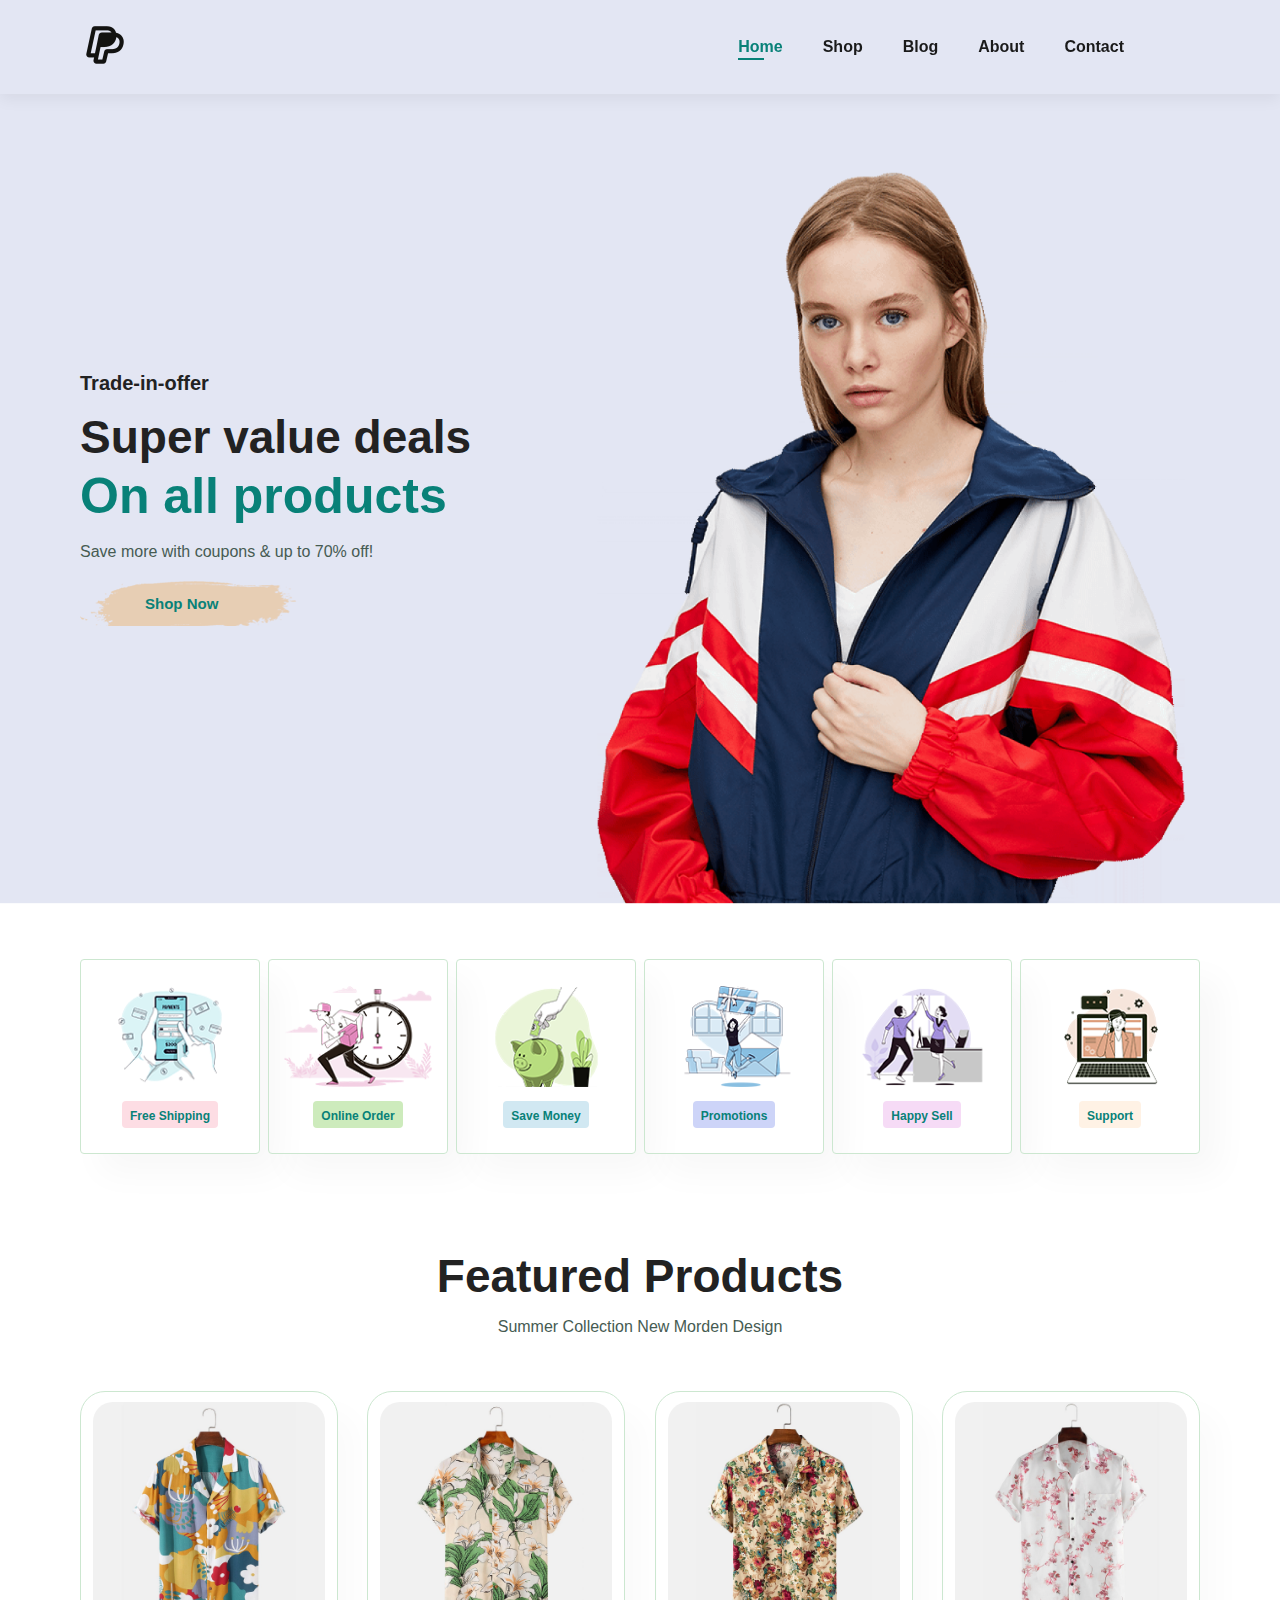
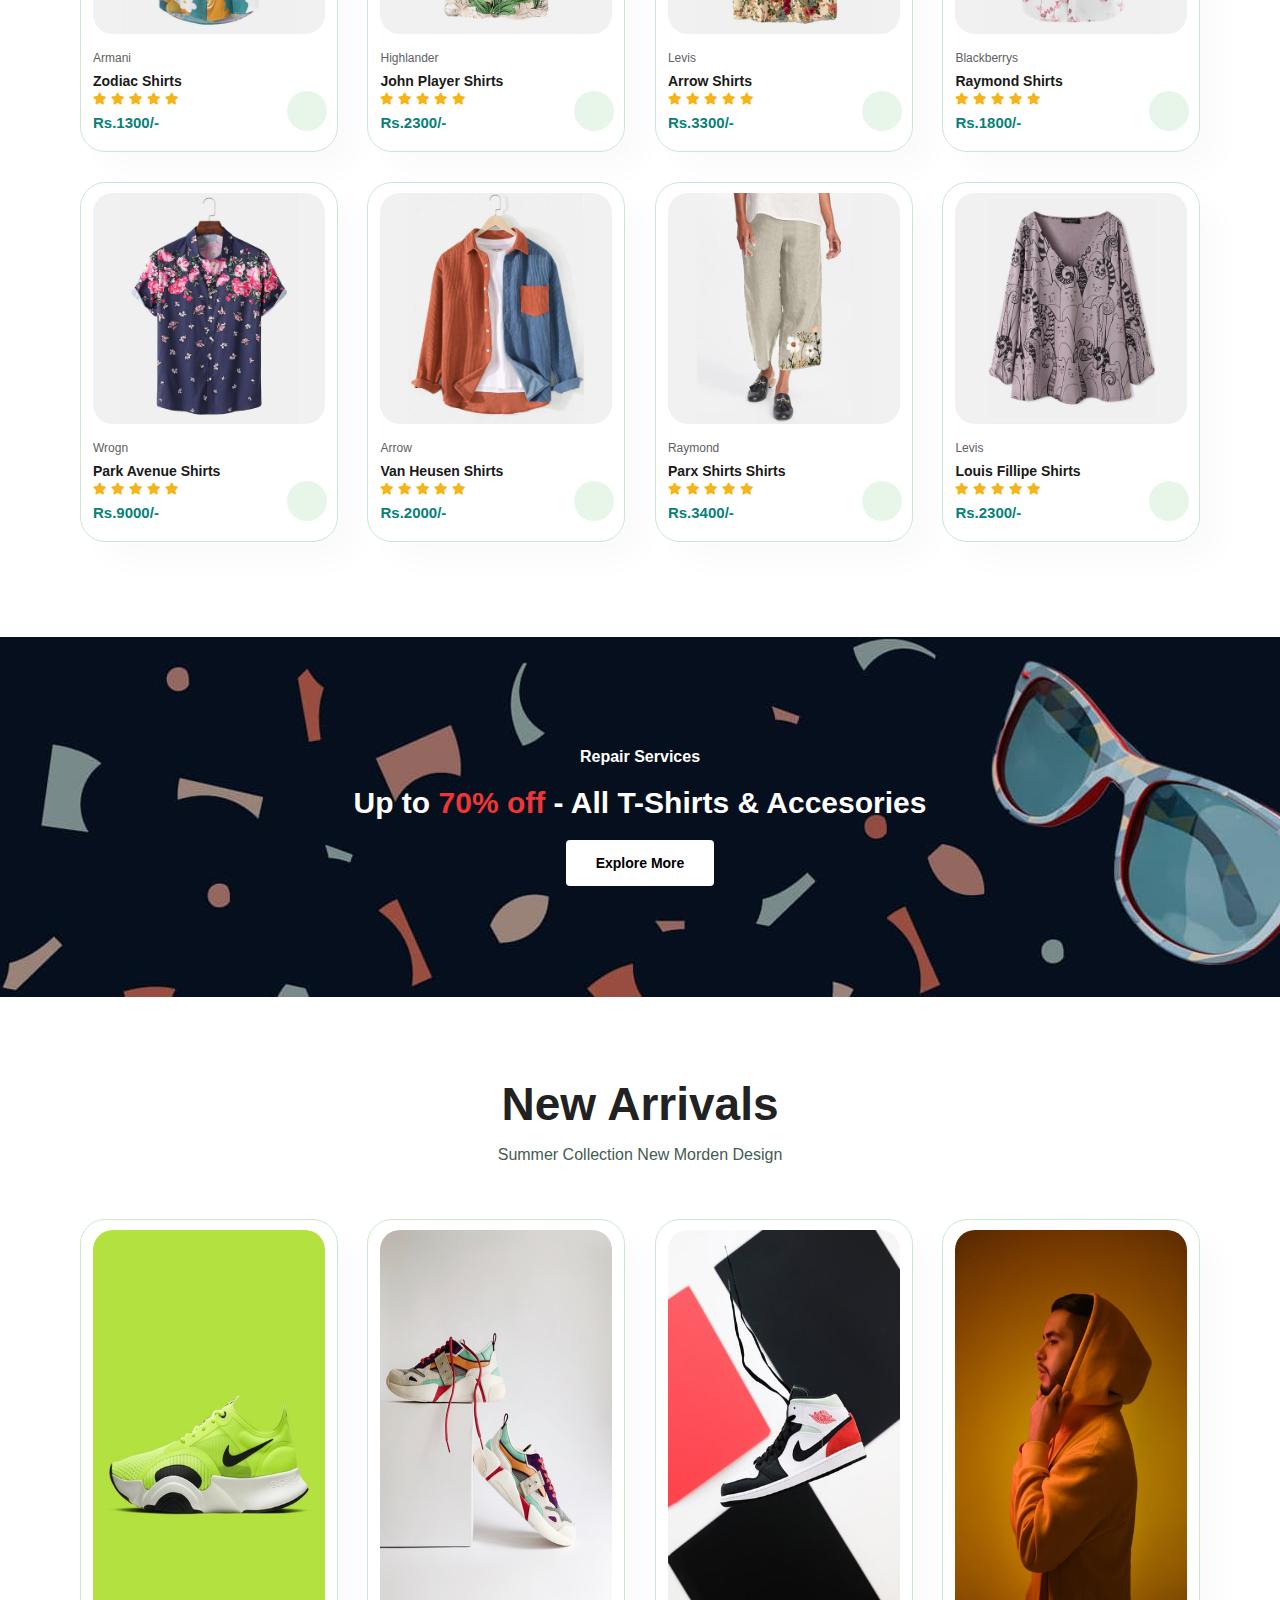
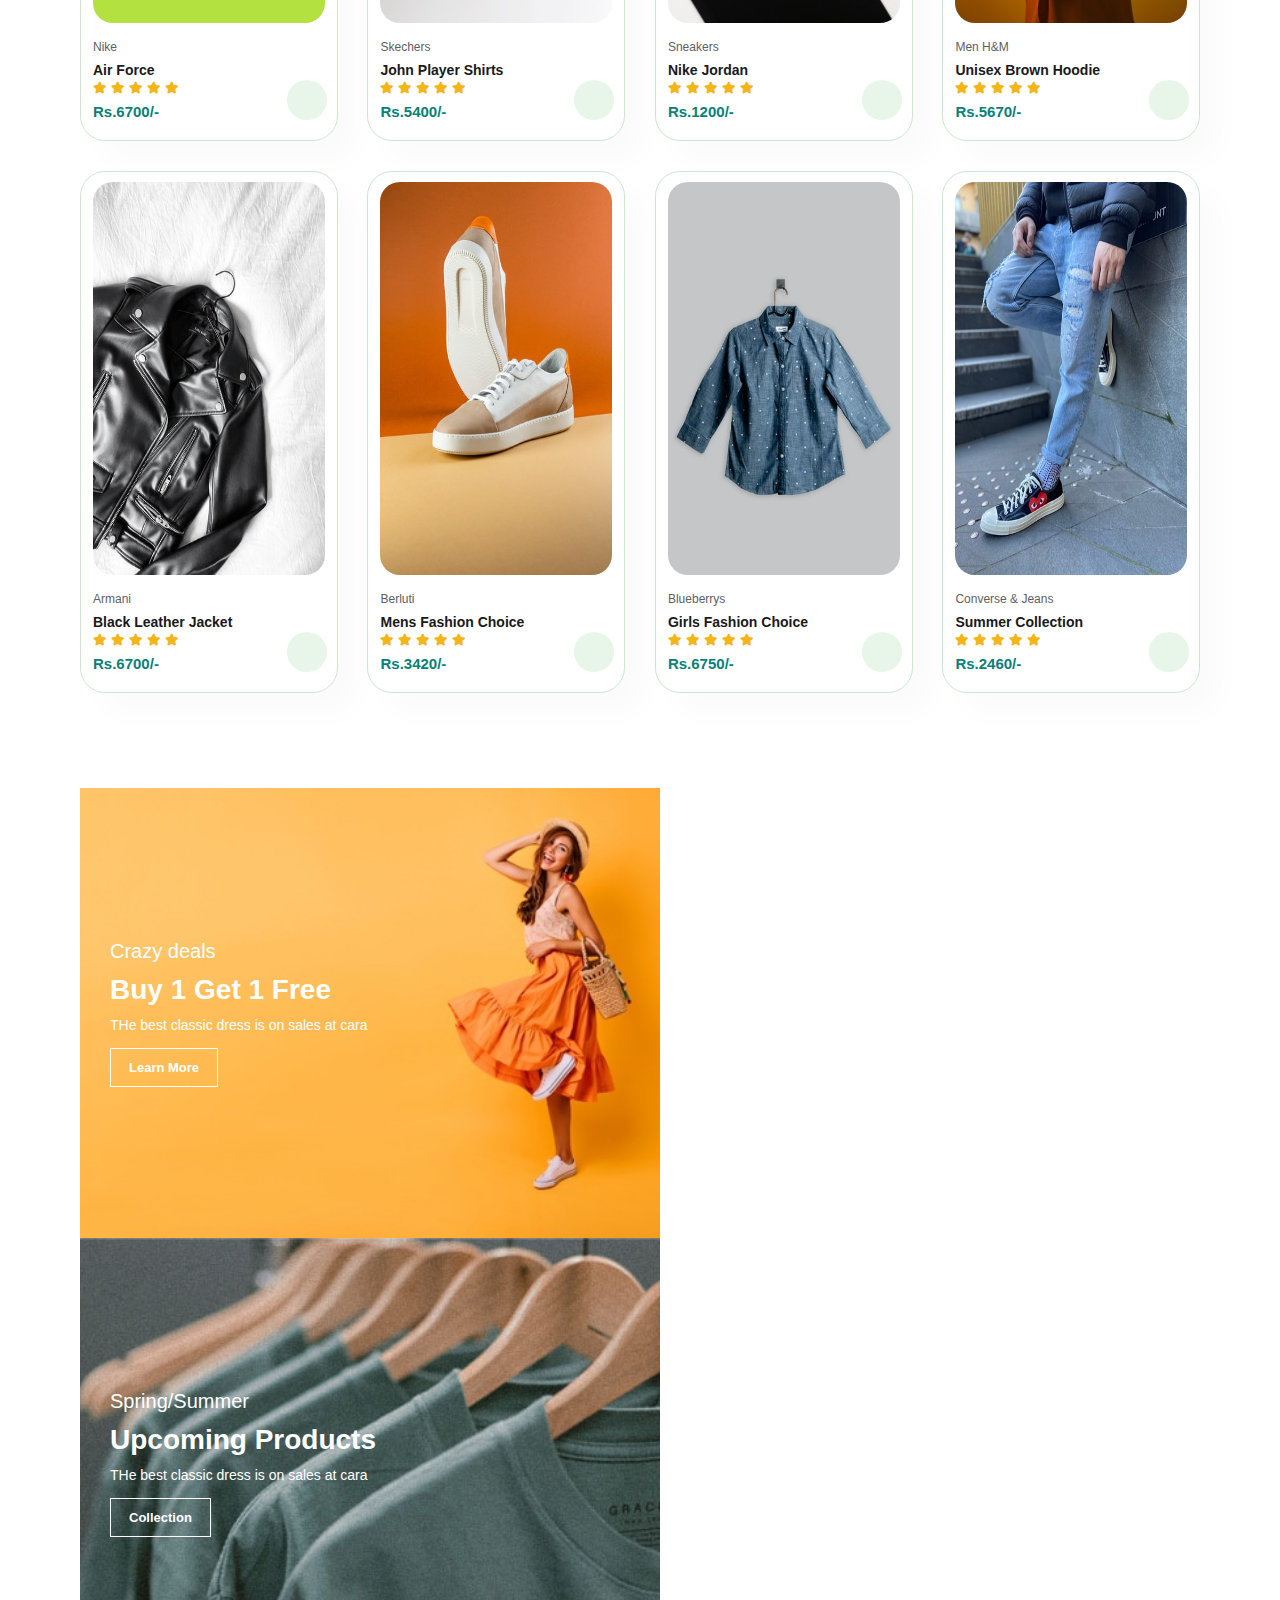
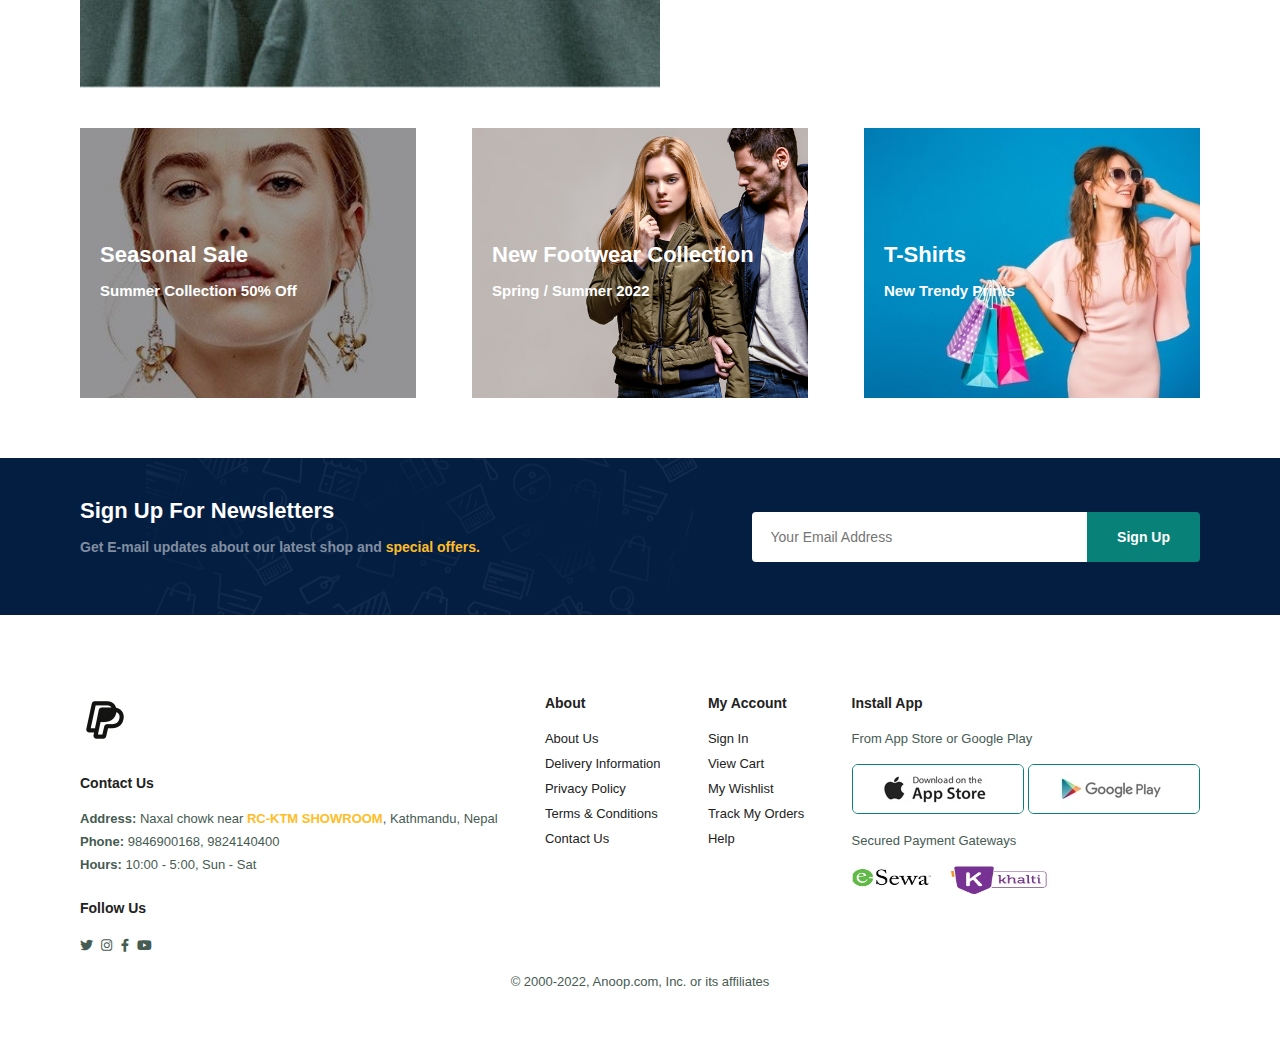
<file: index.html>
<!DOCTYPE html>
<html lang="en">
<head>
    <meta charset="UTF-8">
    <meta http-equiv="X-UA-Compatible" content="IE=edge">
    <meta name="viewport" content="width=device-width, initial-scale=1.0">
    <title>E-Commerce Website</title>
    <link rel="stylesheet" href="https://pro.fontawesome.com/releases/v5.10.0/css/all.css"/>
    <link rel="stylesheet" href="style.css">
    <link rel="icon" href="products/logosse.jpg" type="products/gif/jpg">
</head>
<body>
    <section id="header">
        <a href="#"><img src="logoos.jpg" class="logo" alt=""></a>

        <div>
            <ul id="navbar">
                <li><a class="active" href="index.html">Home</a></li>
                <li><a href="shop.html">Shop</a></li>
                <li><a href="blog.html">Blog</a></li>
                <li><a href="about.html">About</a></li>
                <li><a href="contact.html">Contact</a></li>
                <li><a href="cart.html"><i class="far fa-shopping-bag"></i></a></li>
            </ul>
        </div>
    </section>
    <section id="hero">
        <h4>Trade-in-offer</h4>
        <h2>Super value deals</h2>
        <h1>On all products</h1>
        <p>Save more with coupons & up to 70% off! </p>
        <button>Shop Now</button>

    </section>

    <section id="feature" class="section-p1">
        <!-- <h2>Our Services</h2> -->
        <div class="fe-box">
            <img src="features/f1.png" alt="">
            <h6 style="font-family: 'Segoe UI', Tahoma, Geneva, Verdana, sans-serif;">Free Shipping</h6>
        </div>
        <div class="fe-box">
            <img src="features/f2.png" alt="">
            <h6 style="font-family: 'Segoe UI', Tahoma, Geneva, Verdana, sans-serif;">Online Order</h6>
        </div>
        <div class="fe-box">
            <img src="features/f3.png" alt="">
            <h6 style="font-family: 'Segoe UI', Tahoma, Geneva, Verdana, sans-serif;">Save Money</h6>
        </div>
        <div class="fe-box">
            <img src="features/f4.png" alt="">
            <h6 style="font-family: 'Segoe UI', Tahoma, Geneva, Verdana, sans-serif;">Promotions</h6>
        </div>
        <div class="fe-box">
            <img src="features/f5.png" alt="">
            <h6 style="font-family: 'Segoe UI', Tahoma, Geneva, Verdana, sans-serif;">Happy Sell</h6>
        </div>
        <div class="fe-box">
            <img src="features/f6.png" alt="">
            <h6 style="font-family: 'Segoe UI', Tahoma, Geneva, Verdana, sans-serif;">Support</h6>
        </div>
       
    </section>
    
    <section id="product1" class="section-p1">
        <h2 style="font-family: 'Segoe UI', Tahoma, Geneva, Verdana, sans-serif;">Featured Products</h2>
        <p style="font-family: 'Segoe UI', Tahoma, Geneva, Verdana, sans-serif;">Summer Collection New Morden Design</p>
        <div class="pro-container">
            <div class="pro">
                <img src="products/f1.jpg" alt="">
                <div class="des">
                    <span>Armani</span>
                    <h5>Zodiac Shirts</h5>
                    <div class="star">
                        <i class="fas fa-star"></i>
                        <i class="fas fa-star"></i>
                        <i class="fas fa-star"></i>
                        <i class="fas fa-star"></i>
                        <i class="fas fa-star"></i>
                    </div>
                    <h4>Rs.1300/-</h4>
                </div>
                <a href="#"><i class="fal fa-shopping-cart cart"></i></a>
            </div>
            <div class="pro">
                <img src="products/f2.jpg" alt="">
                <div class="des">
                    <span>Highlander</span>
                    <h5>John Player Shirts</h5>
                    <div class="star">
                        <i class="fas fa-star"></i>
                        <i class="fas fa-star"></i>
                        <i class="fas fa-star"></i>
                        <i class="fas fa-star"></i>
                        <i class="fas fa-star"></i>
                    </div>
                    <h4>Rs.2300/-</h4>
                </div>
                <a href="#"><i class="fal fa-shopping-cart cart"></i></a>
            </div>
            <div class="pro">
                <img src="products/f3.jpg" alt="">
                <div class="des">
                    <span>Levis</span>
                    <h5>Arrow Shirts</h5>
                    <div class="star">
                        <i class="fas fa-star"></i>
                        <i class="fas fa-star"></i>
                        <i class="fas fa-star"></i>
                        <i class="fas fa-star"></i>
                        <i class="fas fa-star"></i>
                    </div>
                    <h4>Rs.3300/-</h4>
                </div>
                <a href="#"><i class="fal fa-shopping-cart cart"></i></a>
            </div>
            <div class="pro">
                <img src="products/f4.jpg" alt="" >
                <div class="des">
                    <span>Blackberrys</span>
                    <h5>Raymond Shirts</h5>
                    <div class="star">
                        <i class="fas fa-star"></i>
                        <i class="fas fa-star"></i>
                        <i class="fas fa-star"></i>
                        <i class="fas fa-star"></i>
                        <i class="fas fa-star"></i>
                    </div>
                    <h4>Rs.1800/-</h4>
                </div>
                <a href="#"><i class="fal fa-shopping-cart cart"></i></a>
            </div>
            <div class="pro">
                <img src="products/f5.jpg" alt="">
                <div class="des">
                    <span>Wrogn</span>
                    <h5>Park Avenue Shirts</h5>
                    <div class="star">
                        <i class="fas fa-star"></i>
                        <i class="fas fa-star"></i>
                        <i class="fas fa-star"></i>
                        <i class="fas fa-star"></i>
                        <i class="fas fa-star"></i>
                    </div>
                    <h4>Rs.9000/-</h4>
                </div>
                <a href="#"><i class="fal fa-shopping-cart cart"></i></a>
            </div>
            <div class="pro">
                <img src="products/f6.jpg" alt="">
                <div class="des">
                    <span>Arrow</span>
                    <h5>Van Heusen Shirts</h5>
                    <div class="star">
                        <i class="fas fa-star"></i>
                        <i class="fas fa-star"></i>
                        <i class="fas fa-star"></i>
                        <i class="fas fa-star"></i>
                        <i class="fas fa-star"></i>
                    </div>
                    <h4>Rs.2000/-</h4>
                </div>
                <a href="#"><i class="fal fa-shopping-cart cart"></i></a>
            </div>
            <div class="pro">
                <img src="products/f7.jpg" alt="">
                <div class="des">
                    <span>Raymond</span>
                    <h5>Parx Shirts Shirts</h5>
                    <div class="star">
                        <i class="fas fa-star"></i>
                        <i class="fas fa-star"></i>
                        <i class="fas fa-star"></i>
                        <i class="fas fa-star"></i>
                        <i class="fas fa-star"></i>
                    </div>
                    <h4>Rs.3400/-</h4>
                </div>
                <a href="#"><i class="fal fa-shopping-cart cart"></i></a>
            </div>
            <div class="pro">
                <img src="products/f8.jpg" alt="">
                <div class="des">
                    <span>Levis</span>
                    <h5>Louis Fillipe Shirts</h5>
                    <div class="star">
                        <i class="fas fa-star"></i>
                        <i class="fas fa-star"></i>
                        <i class="fas fa-star"></i>
                        <i class="fas fa-star"></i>
                        <i class="fas fa-star"></i>
                    </div>
                    <h4>Rs.2300/-</h4>
                </div>
                <a href="#"><i class="fal fa-shopping-cart cart"></i></a>
            </div>
        </div>
    </section>

    <section id="banner" class="section-m1">
        <h4 style="font-family: 'Segoe UI', Tahoma, Geneva, Verdana, sans-serif;">Repair Services</h4>
        <h2 style="font-family: 'Segoe UI', Tahoma, Geneva, Verdana, sans-serif;">Up to <span>70% off</span>  - All T-Shirts & Accesories</h2>
        <button class="normal">Explore More</button>
    </section>
    <section id="product1" class="section-p1">
        <h2 style="font-family: 'Segoe UI', Tahoma, Geneva, Verdana, sans-serif;">New Arrivals</h2>
        <p style="font-family: 'Segoe UI', Tahoma, Geneva, Verdana, sans-serif;">Summer Collection New Morden Design</p>
        <div class="pro-container">
            <div class="pro">
                <img src="products/gray.jpg" alt="" height="393" width="250">
                <div class="des">
                    <span>Nike</span>
                    <h5>Air Force</h5>
                    <div class="star">
                        <i class="fas fa-star"></i>
                        <i class="fas fa-star"></i>
                        <i class="fas fa-star"></i>
                        <i class="fas fa-star"></i>
                        <i class="fas fa-star"></i>
                    </div>
                    <h4>Rs.6700/-</h4>
                </div>
                <a href="#"><i class="fal fa-shopping-cart cart"></i></a>
            </div>
            <div class="pro">
                <img src="products/hahah.jpg" alt="" height="393" width="250">
                <div class="des">
                    <span>Skechers</span>
                    <h5>John Player Shirts</h5>
                    <div class="star">
                        <i class="fas fa-star"></i>
                        <i class="fas fa-star"></i>
                        <i class="fas fa-star"></i>
                        <i class="fas fa-star"></i>
                        <i class="fas fa-star"></i>
                    </div>
                    <h4>Rs.5400/-</h4>
                </div>
                <a href="#"><i class="fal fa-shopping-cart cart"></i></a>
            </div>
            <div class="pro">
                <img src="products/jord.jpg" alt="" height="393" width="250">
                <div class="des">
                    <span>Sneakers</span>
                    <h5>Nike Jordan</h5>
                    <div class="star">
                        <i class="fas fa-star"></i>
                        <i class="fas fa-star"></i>
                        <i class="fas fa-star"></i>
                        <i class="fas fa-star"></i>
                        <i class="fas fa-star"></i>
                    </div>
                    <h4>Rs.1200/-</h4>
                </div>
                <a href="#"><i class="fal fa-shopping-cart cart"></i></a>
            </div>
            <div class="pro">
                <img src="products/hood.jpg" alt="" height="393" width="250">
                <div class="des">
                    <span>Men H&M</span>
                    <h5>Unisex Brown Hoodie</h5>
                    <div class="star">
                        <i class="fas fa-star"></i>
                        <i class="fas fa-star"></i>
                        <i class="fas fa-star"></i>
                        <i class="fas fa-star"></i>
                        <i class="fas fa-star"></i>
                    </div>
                    <h4>Rs.5670/-</h4>
                </div>
                <a href="#"><i class="fal fa-shopping-cart cart"></i></a>
            </div>
            <div class="pro">
                <img src="products/jacket.jpg" alt="" height="393" width="250">
                <div class="des">
                    <span>Armani</span>
                    <h5>Black Leather Jacket</h5>
                    <div class="star">
                        <i class="fas fa-star"></i>
                        <i class="fas fa-star"></i>
                        <i class="fas fa-star"></i>
                        <i class="fas fa-star"></i>
                        <i class="fas fa-star"></i>
                    </div>
                    <h4>Rs.6700/-</h4>
                </div>
                <a href="#"><i class="fal fa-shopping-cart cart"></i></a>
            </div>
            <div class="pro">
                <img src="products/kchha.jpg" alt="" height="393" width="250">
                <div class="des">
                    <span>Berluti</span>
                    <h5>Mens Fashion Choice</h5>
                    <div class="star">
                        <i class="fas fa-star"></i>
                        <i class="fas fa-star"></i>
                        <i class="fas fa-star"></i>
                        <i class="fas fa-star"></i>
                        <i class="fas fa-star"></i>
                    </div>
                    <h4>Rs.3420/-</h4>
                </div>
                <a href="#"><i class="fal fa-shopping-cart cart"></i></a>
            </div>
            <div class="pro">
                <img src="products/shit.jpg" alt="" height="393" width="250">
                <div class="des">
                    <span>Blueberrys</span>
                    <h5>Girls Fashion Choice</h5>
                    <div class="star">
                        <i class="fas fa-star"></i>
                        <i class="fas fa-star"></i>
                        <i class="fas fa-star"></i>
                        <i class="fas fa-star"></i>
                        <i class="fas fa-star"></i>
                    </div>
                    <h4>Rs.6750/-</h4>
                </div>
                <a href="#"><i class="fal fa-shopping-cart cart"></i></a>
            </div>
            <div class="pro">
                <img src="products/jeans.jpg" alt="" height="393" width="250">
                <div class="des">
                    <span>Converse & Jeans</span>
                    <h5>Summer Collection</h5>
                    <div class="star">
                        <i class="fas fa-star"></i>
                        <i class="fas fa-star"></i>
                        <i class="fas fa-star"></i>
                        <i class="fas fa-star"></i>
                        <i class="fas fa-star"></i>
                    </div>
                    <h4>Rs.2460/-</h4>
                </div>
                <a href="#"><i class="fal fa-shopping-cart cart"></i></a>
            </div>
        </div>
    </section>
    
    <section id="sm-banner" class="section-p1">
        <div class="banner-box">
            <h4 style="font-family: 'Segoe UI', Tahoma, Geneva, Verdana, sans-serif;">Crazy deals</h4>
            <h2 style="font-family: 'Segoe UI', Tahoma, Geneva, Verdana, sans-serif;">Buy 1 Get 1 Free</h2>
            <span style="font-family: 'Segoe UI', Tahoma, Geneva, Verdana, sans-serif;">THe best classic dress is on sales at cara</span>
            <button class="white">Learn More</button>
        </div>
        <div class="banner-box banner-box2">
            <h4 style="font-family: 'Segoe UI', Tahoma, Geneva, Verdana, sans-serif;">Spring/Summer</h4>
            <h2 style="font-family: 'Segoe UI', Tahoma, Geneva, Verdana, sans-serif;">Upcoming Products</h2>
            <span style="font-family: 'Segoe UI', Tahoma, Geneva, Verdana, sans-serif;">THe best classic dress is on sales at cara</span>
            <button class="white">Collection</button>
        </div>
    </section>

    <section id="banner3">
        <div class="banner-box">
            <h2 style="font-family: 'Segoe UI', Tahoma, Geneva, Verdana, sans-serif;">Seasonal Sale</h2>
            <h3 style="font-family: 'Segoe UI', Tahoma, Geneva, Verdana, sans-serif;">Summer Collection 50% Off</h3>
           
        </div>
        <div class="banner-box banner-box2">
            <h2 style="font-family: 'Segoe UI', Tahoma, Geneva, Verdana, sans-serif;">New Footwear Collection</h2>
            <h3 style="font-family: 'Segoe UI', Tahoma, Geneva, Verdana, sans-serif;">Spring / Summer 2022</h3>
           
        </div>
        <div class="banner-box banner-box3">
            <h2 style="font-family: 'Segoe UI', Tahoma, Geneva, Verdana, sans-serif;">T-Shirts</h2>
            <h3 style="font-family: 'Segoe UI', Tahoma, Geneva, Verdana, sans-serif;">New Trendy Prints</h3>
           
        </div>
    </section>

    <section id="newsletter" class="section-p1 section-m1">
        <div class="newstext">
            <h4>Sign Up For Newsletters</h4>
            <p style="font-family: 'Segoe UI', Tahoma, Geneva, Verdana, sans-serif;">Get E-mail updates about our latest shop and <span> special offers.</span></p>
        </div>
        <div class="form">
            <input type="text" placeholder="Your Email Address">
            <button class="normal">Sign Up</button>
        </div>
    </section>
    <footer class="section-p1">
        <div class="col">
            <img class="logo" src="logoos.jpg" alt="">
            <h4 style="font-family: 'Segoe UI', Tahoma, Geneva, Verdana, sans-serif;">Contact Us</h4>
            <p style="font-family: 'Segoe UI', Tahoma, Geneva, Verdana, sans-serif;"> <strong> Address: </strong> Naxal chowk near <span>RC-KTM SHOWROOM</span>, Kathmandu, Nepal</p>

            <p style="font-family: 'Segoe UI', Tahoma, Geneva, Verdana, sans-serif;"><strong>Phone:</strong> 9846900168, 9824140400</p>

            <p style="font-family: 'Segoe UI', Tahoma, Geneva, Verdana, sans-serif;"><strong>Hours:</strong> 10:00 - 5:00, Sun - Sat</p>

            <div class="follow">
                <h4 style="font-family: 'Segoe UI', Tahoma, Geneva, Verdana, sans-serif;">Follow Us</h4>
                <div class="icon">
                    
                    <a href="https://twitter.com"target="_blank"><i class="fab fa-twitter"></i></a>
                    <a href="https://instagram.com"target="_blank"><i class="fab fa-instagram"></i></a>
                    <a href="https://facebook.com"target="_blank"><i class="fab fa-facebook-f"></i></a>
                    <a href="https://youtube.com"target="_blank"><i class="fab fa-youtube"></i></a>
                </div>
            </div>
        </div>
        <div class="col">
            <h4>About</h4>
            <a href="#">About Us</a>
            <a href="#">Delivery Information</a>
            <a href="#">Privacy Policy</a>
            <a href="#">Terms & Conditions</a>
            <a href="#">Contact Us</a>
        </div>

        <div class="col">
            <h4 style="font-family: 'Segoe UI', Tahoma, Geneva, Verdana, sans-serif;">My Account</h4>
            <a href="#">Sign In</a>
            <a href="#">View Cart</a>
            <a href="#">My Wishlist</a>
            <a href="#">Track My Orders</a>
            <a href="#">Help</a>
        </div>
        <div class="col install">
            <h4 style="font-family: 'Segoe UI', Tahoma, Geneva, Verdana, sans-serif;">Install App</h4>
            <p style="font-family: 'Segoe UI', Tahoma, Geneva, Verdana, sans-serif;">From App Store or Google Play</p>
            <div class="row">
                <img src="pay/app.jpg" alt="">
                <img src="pay/play.jpg" alt="">
            </div>
            <p style="font-family: 'Segoe UI', Tahoma, Geneva, Verdana, sans-serif;">Secured Payment Gateways</p>
            <img src="payment/pay.jpg" alt="" height="28" width="200">
        </div>
        <div class="copyright">
            <p>© 2000-2022, Anoop.com, Inc. or its affiliates</p>
        </div>
    </footer>

    <!-- <script src="script.js"></script> -->
</body>
</html>
</file>
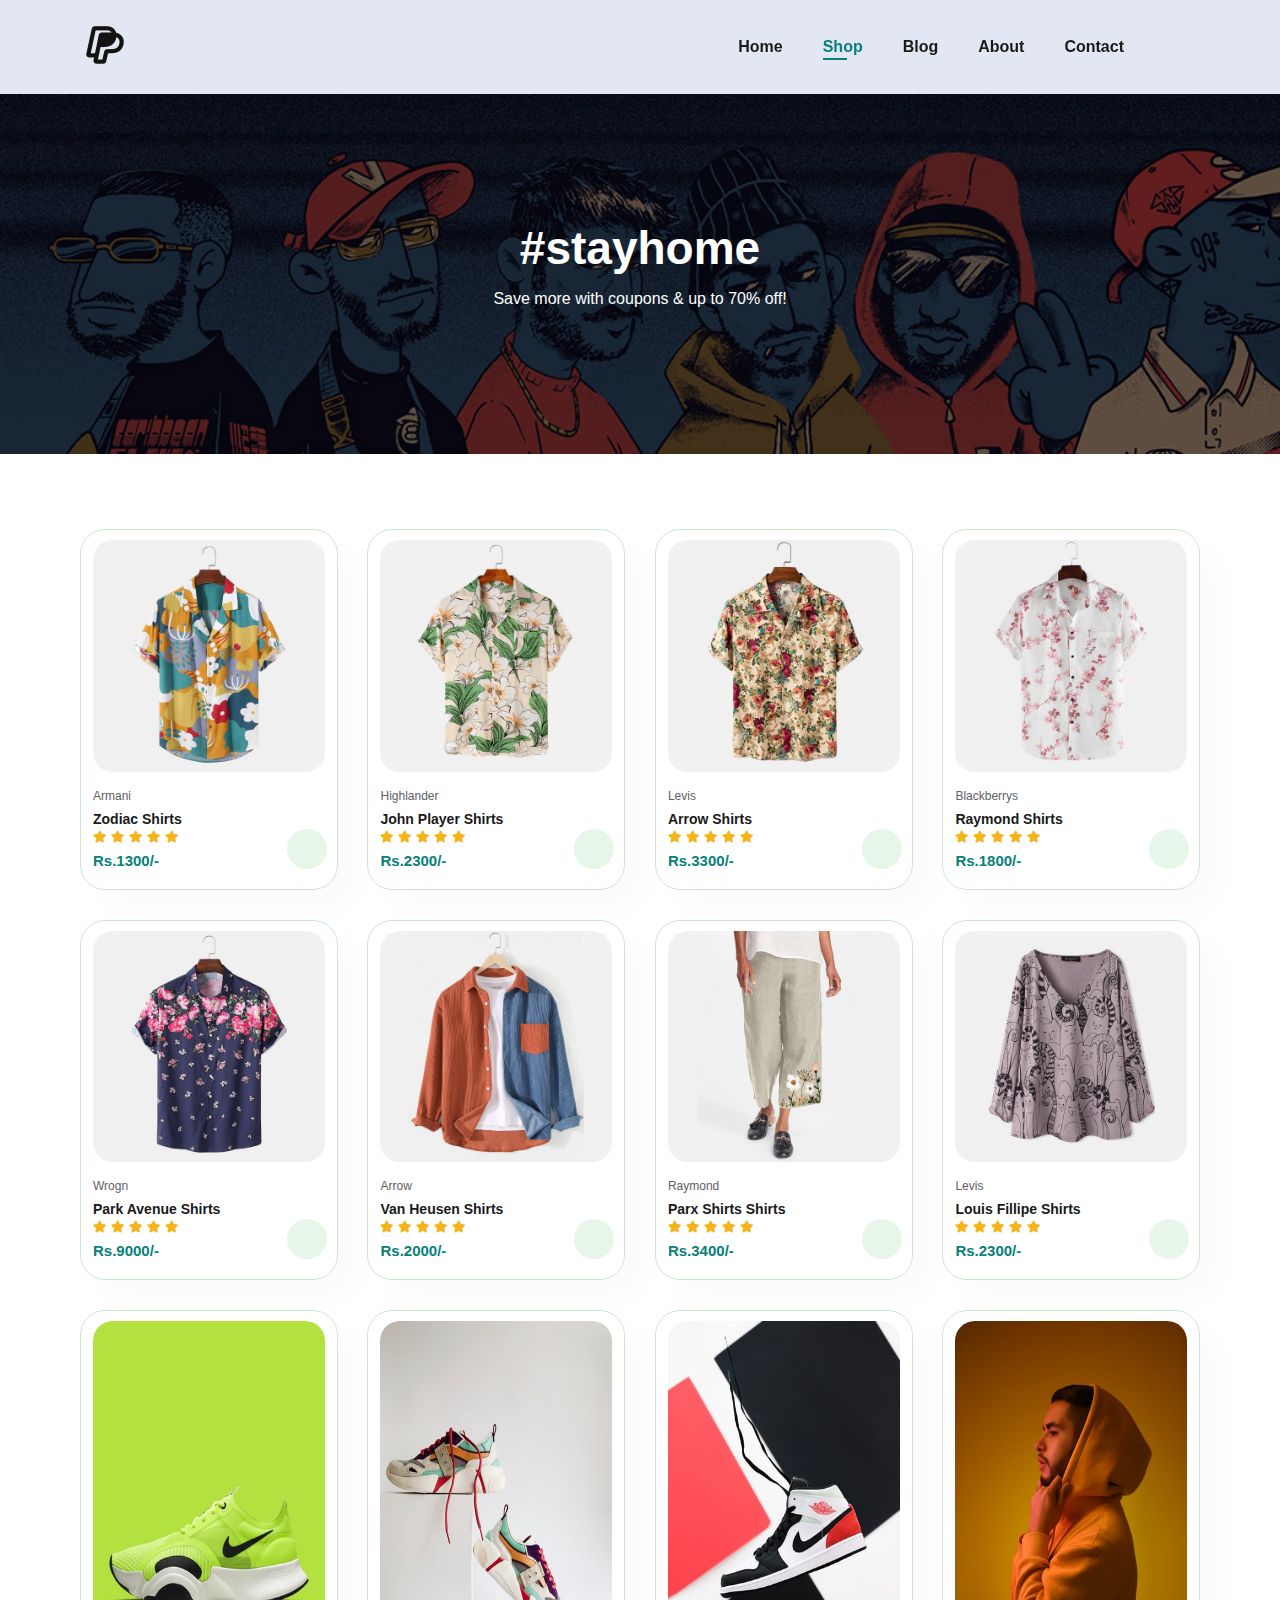
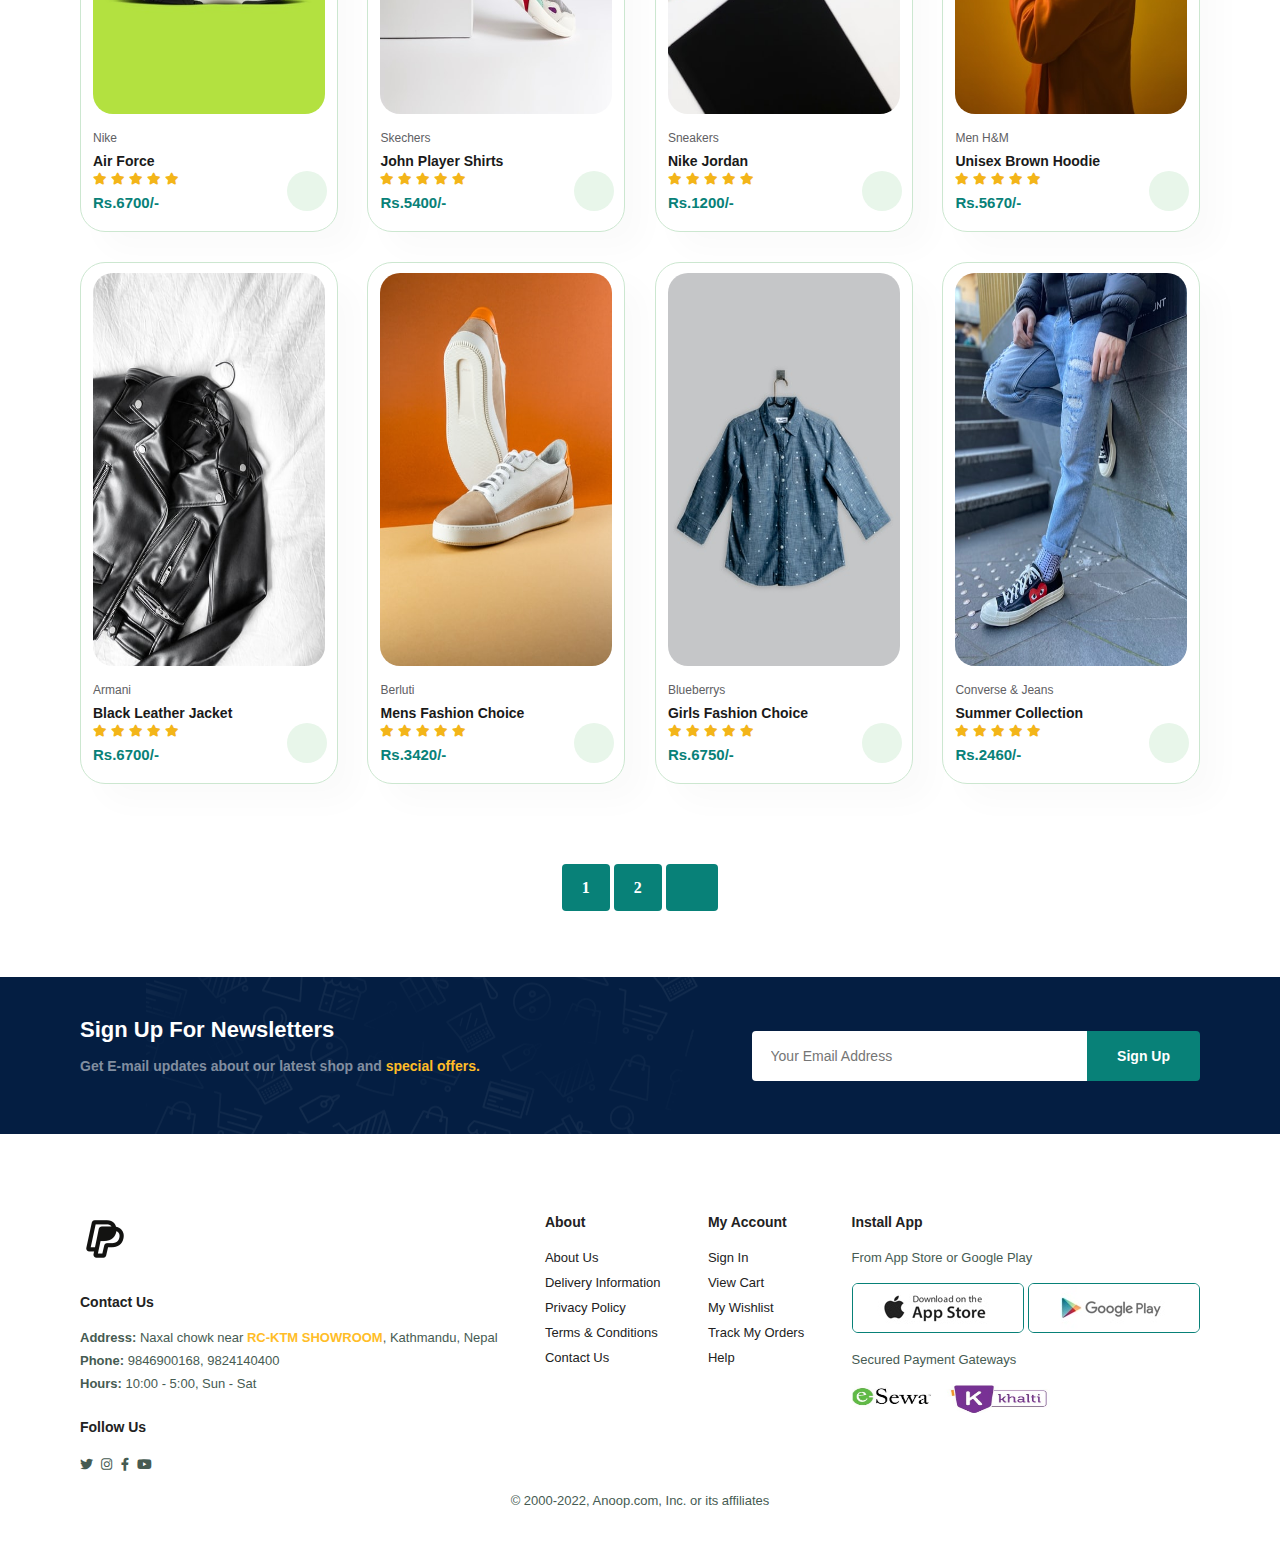
<file: shop.html>
<!DOCTYPE html>
<html lang="en">
<head>
    <meta charset="UTF-8">
    <meta http-equiv="X-UA-Compatible" content="IE=edge">
    <meta name="viewport" content="width=device-width, initial-scale=1.0">
    <title>E-Commerce Website</title>
    <link rel="stylesheet" href="https://pro.fontawesome.com/releases/v5.10.0/css/all.css"/>
    <link rel="stylesheet" href="style.css">
    
</head>
<body>
    <section id="header">
        <a href="#"><img src="logoos.jpg" class="logo" alt=""></a>

        <div>
            <ul id="navbar">
                <li><a href="index.html">Home</a></li>
                <li><a class="active" href="shop.html">Shop</a></li>
                <li><a href="blog.html">Blog</a></li>
                <li><a href="about.html">About</a></li>
                <li><a href="contact.html">Contact</a></li>
                <li><a href="cart.html"><i class="far fa-shopping-bag"></i></a></li>
            </ul>
        </div>
    </section>

    <section id="page-header">
        
        <h2>#stayhome</h2>
        
        <p>Save more with coupons & up to 70% off! </p>
        

    </section>

    
    <section id="product1" class="section-p1">
        
        <div class="pro-container">
            <div class="pro" onclick="window.location.href='sproduct.html';">
                <img src="products/f1.jpg" alt="">
                <div class="des">
                    <span>Armani</span>
                    <h5>Zodiac Shirts</h5>
                    <div class="star">
                        <i class="fas fa-star"></i>
                        <i class="fas fa-star"></i>
                        <i class="fas fa-star"></i>
                        <i class="fas fa-star"></i>
                        <i class="fas fa-star"></i>
                    </div>
                    <h4>Rs.1300/-</h4>
                </div>
                <a href="#"><i class="fal fa-shopping-cart cart"></i></a>
            </div>
            <div class="pro">
                <img src="products/f2.jpg" alt="">
                <div class="des">
                    <span>Highlander</span>
                    <h5>John Player Shirts</h5>
                    <div class="star">
                        <i class="fas fa-star"></i>
                        <i class="fas fa-star"></i>
                        <i class="fas fa-star"></i>
                        <i class="fas fa-star"></i>
                        <i class="fas fa-star"></i>
                    </div>
                    <h4>Rs.2300/-</h4>
                </div>
                <a href="#"><i class="fal fa-shopping-cart cart"></i></a>
            </div>
            <div class="pro">
                <img src="products/f3.jpg" alt="">
                <div class="des">
                    <span>Levis</span>
                    <h5>Arrow Shirts</h5>
                    <div class="star">
                        <i class="fas fa-star"></i>
                        <i class="fas fa-star"></i>
                        <i class="fas fa-star"></i>
                        <i class="fas fa-star"></i>
                        <i class="fas fa-star"></i>
                    </div>
                    <h4>Rs.3300/-</h4>
                </div>
                <a href="#"><i class="fal fa-shopping-cart cart"></i></a>
            </div>
            <div class="pro">
                <img src="products/f4.jpg" alt="" >
                <div class="des">
                    <span>Blackberrys</span>
                    <h5>Raymond Shirts</h5>
                    <div class="star">
                        <i class="fas fa-star"></i>
                        <i class="fas fa-star"></i>
                        <i class="fas fa-star"></i>
                        <i class="fas fa-star"></i>
                        <i class="fas fa-star"></i>
                    </div>
                    <h4>Rs.1800/-</h4>
                </div>
                <a href="#"><i class="fal fa-shopping-cart cart"></i></a>
            </div>
            <div class="pro">
                <img src="products/f5.jpg" alt="">
                <div class="des">
                    <span>Wrogn</span>
                    <h5>Park Avenue Shirts</h5>
                    <div class="star">
                        <i class="fas fa-star"></i>
                        <i class="fas fa-star"></i>
                        <i class="fas fa-star"></i>
                        <i class="fas fa-star"></i>
                        <i class="fas fa-star"></i>
                    </div>
                    <h4>Rs.9000/-</h4>
                </div>
                <a href="#"><i class="fal fa-shopping-cart cart"></i></a>
            </div>
            <div class="pro">
                <img src="products/f6.jpg" alt="">
                <div class="des">
                    <span>Arrow</span>
                    <h5>Van Heusen Shirts</h5>
                    <div class="star">
                        <i class="fas fa-star"></i>
                        <i class="fas fa-star"></i>
                        <i class="fas fa-star"></i>
                        <i class="fas fa-star"></i>
                        <i class="fas fa-star"></i>
                    </div>
                    <h4>Rs.2000/-</h4>
                </div>
                <a href="#"><i class="fal fa-shopping-cart cart"></i></a>
            </div>
            <div class="pro">
                <img src="products/f7.jpg" alt="">
                <div class="des">
                    <span>Raymond</span>
                    <h5>Parx Shirts Shirts</h5>
                    <div class="star">
                        <i class="fas fa-star"></i>
                        <i class="fas fa-star"></i>
                        <i class="fas fa-star"></i>
                        <i class="fas fa-star"></i>
                        <i class="fas fa-star"></i>
                    </div>
                    <h4>Rs.3400/-</h4>
                </div>
                <a href="#"><i class="fal fa-shopping-cart cart"></i></a>
            </div>
            <div class="pro">
                <img src="products/f8.jpg" alt="">
                <div class="des">
                    <span>Levis</span>
                    <h5>Louis Fillipe Shirts</h5>
                    <div class="star">
                        <i class="fas fa-star"></i>
                        <i class="fas fa-star"></i>
                        <i class="fas fa-star"></i>
                        <i class="fas fa-star"></i>
                        <i class="fas fa-star"></i>
                    </div>
                    <h4>Rs.2300/-</h4>
                </div>
                <a href="#"><i class="fal fa-shopping-cart cart"></i></a>
            </div>
       
            <div class="pro">
                <img src="products/gray.jpg" alt="" height="393" width="250">
                <div class="des">
                    <span>Nike</span>
                    <h5>Air Force</h5>
                    <div class="star">
                        <i class="fas fa-star"></i>
                        <i class="fas fa-star"></i>
                        <i class="fas fa-star"></i>
                        <i class="fas fa-star"></i>
                        <i class="fas fa-star"></i>
                    </div>
                    <h4>Rs.6700/-</h4>
                </div>
                <a href="#"><i class="fal fa-shopping-cart cart"></i></a>
            </div>
            <div class="pro">
                <img src="products/hahah.jpg" alt="" height="393" width="250">
                <div class="des">
                    <span>Skechers</span>
                    <h5>John Player Shirts</h5>
                    <div class="star">
                        <i class="fas fa-star"></i>
                        <i class="fas fa-star"></i>
                        <i class="fas fa-star"></i>
                        <i class="fas fa-star"></i>
                        <i class="fas fa-star"></i>
                    </div>
                    <h4>Rs.5400/-</h4>
                </div>
                <a href="#"><i class="fal fa-shopping-cart cart"></i></a>
            </div>
            <div class="pro">
                <img src="products/jord.jpg" alt="" height="393" width="250">
                <div class="des">
                    <span>Sneakers</span>
                    <h5>Nike Jordan</h5>
                    <div class="star">
                        <i class="fas fa-star"></i>
                        <i class="fas fa-star"></i>
                        <i class="fas fa-star"></i>
                        <i class="fas fa-star"></i>
                        <i class="fas fa-star"></i>
                    </div>
                    <h4>Rs.1200/-</h4>
                </div>
                <a href="#"><i class="fal fa-shopping-cart cart"></i></a>
            </div>
            <div class="pro">
                <img src="products/hood.jpg" alt="" height="393" width="250">
                <div class="des">
                    <span>Men H&M</span>
                    <h5>Unisex Brown Hoodie</h5>
                    <div class="star">
                        <i class="fas fa-star"></i>
                        <i class="fas fa-star"></i>
                        <i class="fas fa-star"></i>
                        <i class="fas fa-star"></i>
                        <i class="fas fa-star"></i>
                    </div>
                    <h4>Rs.5670/-</h4>
                </div>
                <a href="#"><i class="fal fa-shopping-cart cart"></i></a>
            </div>
            <div class="pro">
                <img src="products/jacket.jpg" alt="" height="393" width="250">
                <div class="des">
                    <span>Armani</span>
                    <h5>Black Leather Jacket</h5>
                    <div class="star">
                        <i class="fas fa-star"></i>
                        <i class="fas fa-star"></i>
                        <i class="fas fa-star"></i>
                        <i class="fas fa-star"></i>
                        <i class="fas fa-star"></i>
                    </div>
                    <h4>Rs.6700/-</h4>
                </div>
                <a href="#"><i class="fal fa-shopping-cart cart"></i></a>
            </div>
            <div class="pro">
                <img src="products/kchha.jpg" alt="" height="393" width="250">
                <div class="des">
                    <span>Berluti</span>
                    <h5>Mens Fashion Choice</h5>
                    <div class="star">
                        <i class="fas fa-star"></i>
                        <i class="fas fa-star"></i>
                        <i class="fas fa-star"></i>
                        <i class="fas fa-star"></i>
                        <i class="fas fa-star"></i>
                    </div>
                    <h4>Rs.3420/-</h4>
                </div>
                <a href="#"><i class="fal fa-shopping-cart cart"></i></a>
            </div>
            <div class="pro">
                <img src="products/shit.jpg" alt="" height="393" width="250">
                <div class="des">
                    <span>Blueberrys</span>
                    <h5>Girls Fashion Choice</h5>
                    <div class="star">
                        <i class="fas fa-star"></i>
                        <i class="fas fa-star"></i>
                        <i class="fas fa-star"></i>
                        <i class="fas fa-star"></i>
                        <i class="fas fa-star"></i>
                    </div>
                    <h4>Rs.6750/-</h4>
                </div>
                <a href="#"><i class="fal fa-shopping-cart cart"></i></a>
            </div>
            <div class="pro">
                <img src="products/jeans.jpg" alt="" height="393" width="250">
                <div class="des">
                    <span>Converse & Jeans</span>
                    <h5>Summer Collection</h5>
                    <div class="star">
                        <i class="fas fa-star"></i>
                        <i class="fas fa-star"></i>
                        <i class="fas fa-star"></i>
                        <i class="fas fa-star"></i>
                        <i class="fas fa-star"></i>
                    </div>
                    <h4>Rs.2460/-</h4>
                </div>
                <a href="#"><i class="fal fa-shopping-cart cart"></i></a>
            </div>
        </div>
    </section>
    
    <section id="pagination" class="section-p1">
        <a href="#">1</a>
        <a href="#">2</a>
        <a href="#"><i class="fal fa-long-arrow-alt-right"></i></a>
    </section>

    

    <section id="newsletter" class="section-p1 section-m1">
        <div class="newstext">
            <h4>Sign Up For Newsletters</h4>
            <p style="font-family: 'Segoe UI', Tahoma, Geneva, Verdana, sans-serif;">Get E-mail updates about our latest shop and <span> special offers.</span></p>
        </div>
        <div class="form">
            <input type="text" placeholder="Your Email Address">
            <button class="normal">Sign Up</button>
        </div>
    </section>
    <footer class="section-p1">
        <div class="col">
            <img class="logo" src="logoos.jpg" alt="">
            <h4 style="font-family: 'Segoe UI', Tahoma, Geneva, Verdana, sans-serif;">Contact Us</h4>
            <p style="font-family: 'Segoe UI', Tahoma, Geneva, Verdana, sans-serif;"> <strong> Address: </strong> Naxal chowk near <span>RC-KTM SHOWROOM</span>, Kathmandu, Nepal</p>

            <p style="font-family: 'Segoe UI', Tahoma, Geneva, Verdana, sans-serif;"><strong>Phone:</strong> 9846900168, 9824140400</p>

            <p style="font-family: 'Segoe UI', Tahoma, Geneva, Verdana, sans-serif;"><strong>Hours:</strong> 10:00 - 5:00, Sun - Sat</p>

            <div class="follow">
                <h4 style="font-family: 'Segoe UI', Tahoma, Geneva, Verdana, sans-serif;">Follow Us</h4>
                <div class="icon">
                    
                    <a href="https://twitter.com"target="_blank"><i class="fab fa-twitter"></i></a>
                    <a href="https://instagram.com"target="_blank"><i class="fab fa-instagram"></i></a>
                    <a href="https://facebook.com"target="_blank"><i class="fab fa-facebook-f"></i></a>
                    <a href="https://youtube.com"target="_blank"><i class="fab fa-youtube"></i></a>
                </div>
            </div>
        </div>
        <div class="col">
            <h4>About</h4>
            <a href="#">About Us</a>
            <a href="#">Delivery Information</a>
            <a href="#">Privacy Policy</a>
            <a href="#">Terms & Conditions</a>
            <a href="#">Contact Us</a>
        </div>

        <div class="col">
            <h4 style="font-family: 'Segoe UI', Tahoma, Geneva, Verdana, sans-serif;">My Account</h4>
            <a href="#">Sign In</a>
            <a href="#">View Cart</a>
            <a href="#">My Wishlist</a>
            <a href="#">Track My Orders</a>
            <a href="#">Help</a>
        </div>
        <div class="col install">
            <h4 style="font-family: 'Segoe UI', Tahoma, Geneva, Verdana, sans-serif;">Install App</h4>
            <p style="font-family: 'Segoe UI', Tahoma, Geneva, Verdana, sans-serif;">From App Store or Google Play</p>
            <div class="row">
                <img src="pay/app.jpg" alt="">
                <img src="pay/play.jpg" alt="">
            </div>
            <p style="font-family: 'Segoe UI', Tahoma, Geneva, Verdana, sans-serif;">Secured Payment Gateways</p>
            <img src="payment/pay.jpg" alt="" height="28" width="200">
        </div>
        <div class="copyright">
            <p>© 2000-2022, Anoop.com, Inc. or its affiliates</p>
        </div>
    </footer>

    <!-- <script src="script.js"></script> -->
</body>
</html>
</file>
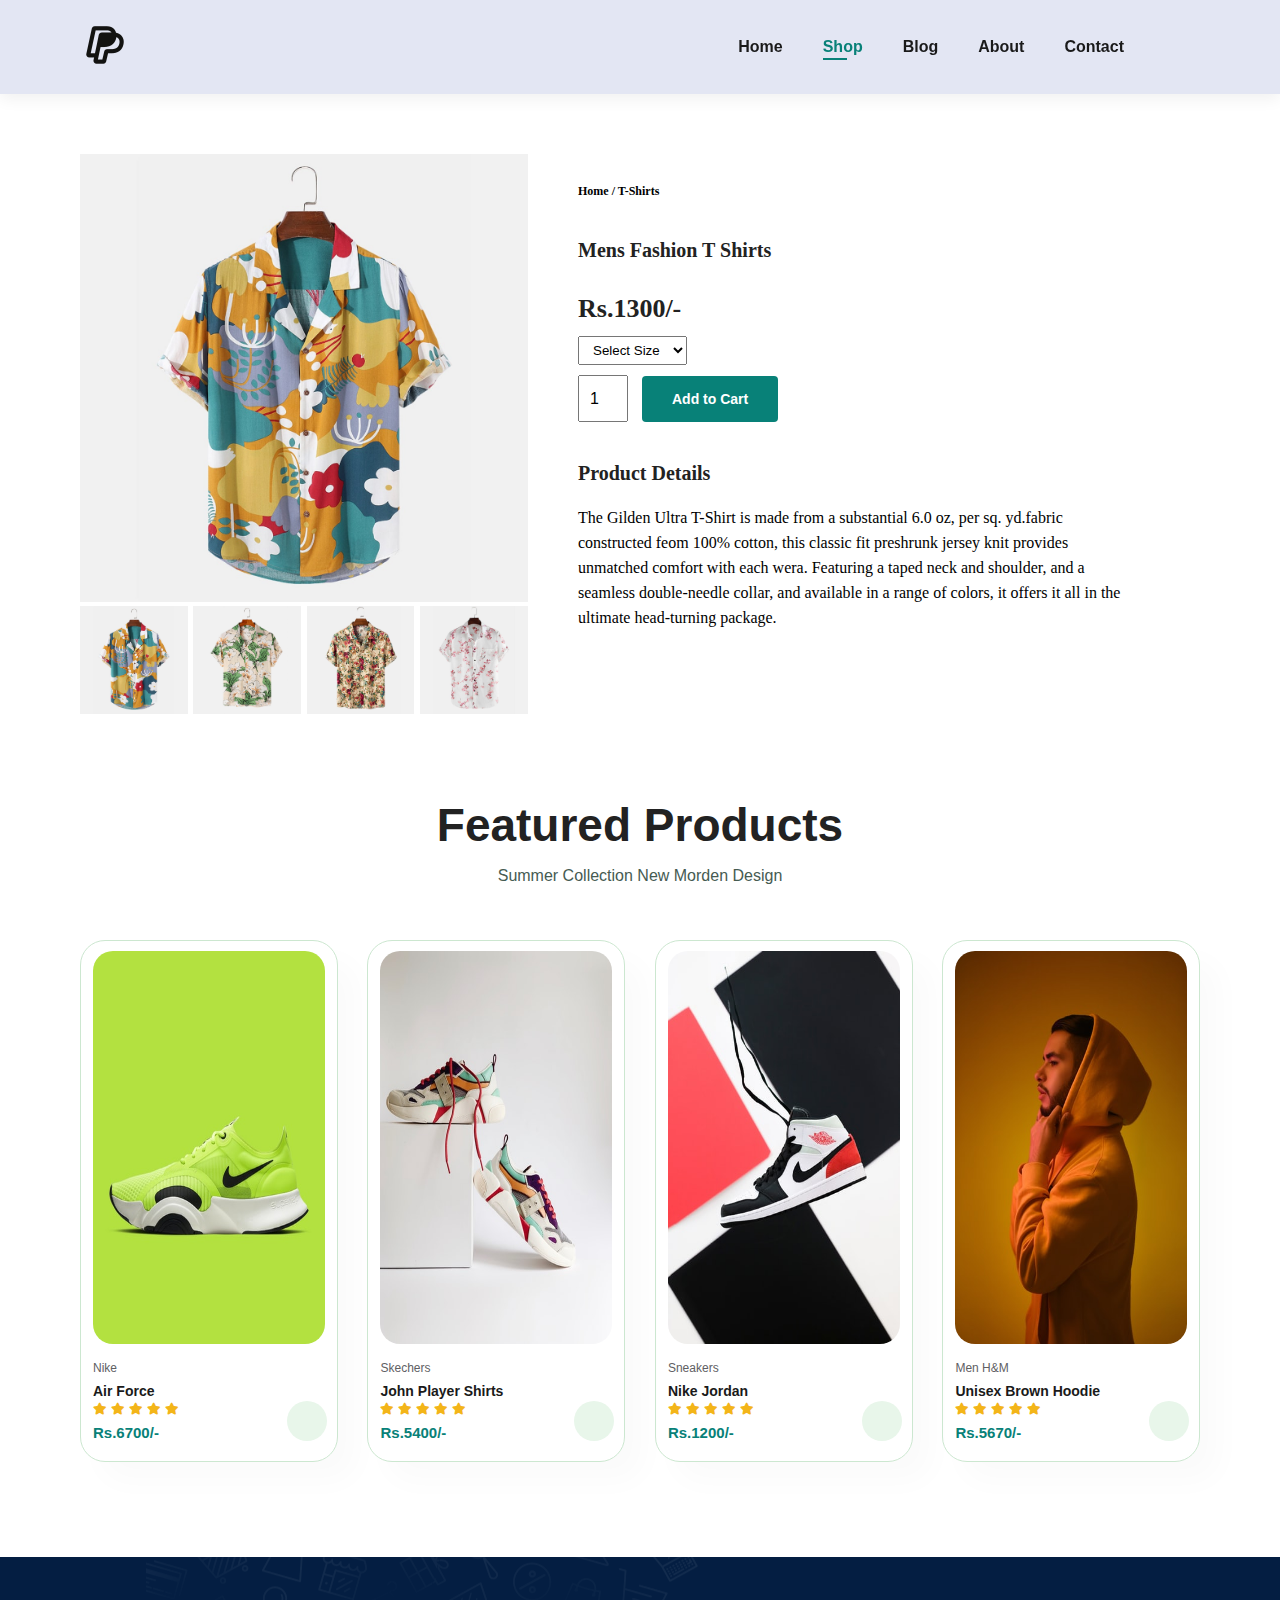
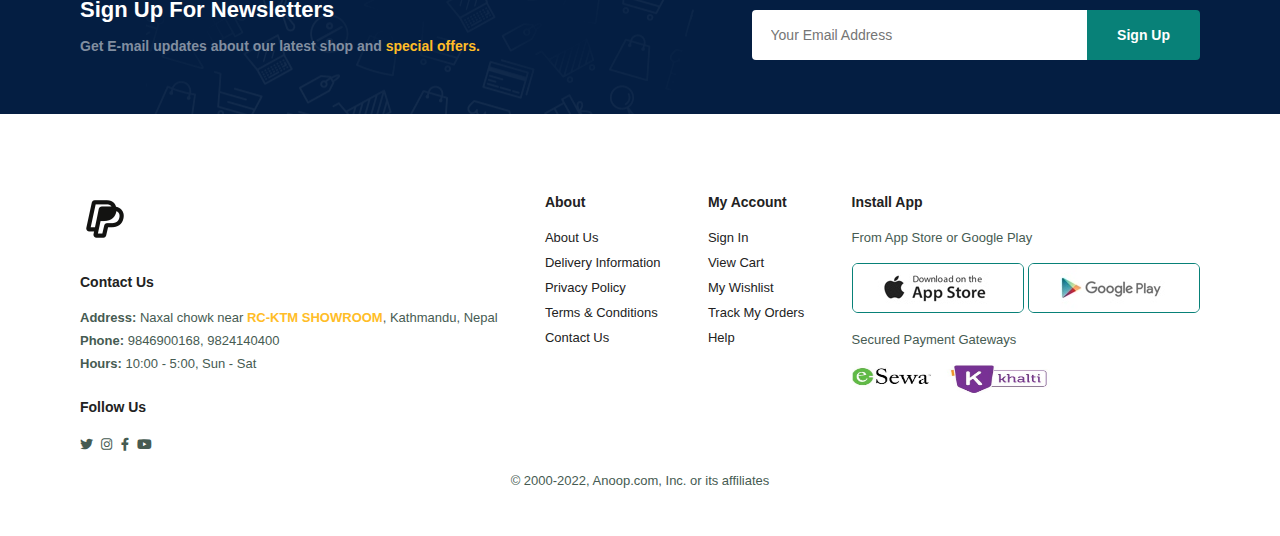
<file: sproduct.html>
<!DOCTYPE html>
<html lang="en">
<head>
    <meta charset="UTF-8">
    <meta http-equiv="X-UA-Compatible" content="IE=edge">
    <meta name="viewport" content="width=device-width, initial-scale=1.0">
    <title>E-Commerce Website</title>
    <link rel="stylesheet" href="https://pro.fontawesome.com/releases/v5.10.0/css/all.css"/>
    <link rel="stylesheet" href="style.css">
    <link rel="icon" href="products/logosse.jpg" type="products/gif/jpg">
</head>
<body>
    <section id="header">
        <a href="#"><img src="logoos.jpg" class="logo" alt=""></a>

        <div>
            <ul id="navbar">
                <li><a href="index.html">Home</a></li>
                <li><a class="active" href="shop.html">Shop</a></li>
                <li><a href="blog.html">Blog</a></li>
                <li><a href="about.html">About</a></li>
                <li><a href="contact.html">Contact</a></li>
                <li><a href="cart.html"><i class="far fa-shopping-bag"></i></a></li>
            </ul>
        </div>
    </section>
    
    <section id="prodetails" class="section-p1">
        <div class="single-pro-image">
            <img src="products/f1.jpg" width="100%" id="MainImg" alt="">
            <div class="small-img-group">
                <div class="small-img-col">
                    <img src="products/f1.jpg" width="100%" class="small-img" alt="">
                </div>
                <div class="small-img-col">
                    <img src="products/f2.jpg" width="100%" class="small-img" alt="">
                </div>
                <div class="small-img-col">
                    <img src="products/f3.jpg" width="100%" class="small-img" alt="">
                </div>
                <div class="small-img-col">
                    <img src="products/f4.jpg" width="100%" class="small-img" alt="">
                </div>
            </div>

        </div>
        <div class="single-pro-details">
            <h6>Home / T-Shirts</h6>
            <h4>Mens Fashion T Shirts</h4>
            <h2>Rs.1300/-</h2>

            <select>
                <option>Select Size</option>
                <option>XL</option>
                <option>XXL</option>
                <option>Small</option>
                <option>Large</option>
                
            </select>
            <input type="Number" value="1">
            <button class="normal">Add to Cart</button>
            <h4>Product Details</h4>
            <span>The Gilden Ultra T-Shirt is made from a substantial 6.0 oz, per sq. yd.fabric constructed feom 100% cotton, this classic fit preshrunk jersey knit provides unmatched comfort with each wera. Featuring a taped neck and shoulder, and a seamless double-needle collar, and available in a range of colors, it offers it all in the ultimate head-turning package.</span>
        </div>
    </section>


    <section id="product1" class="section-p1">
        <h2 style="font-family: 'Segoe UI', Tahoma, Geneva, Verdana, sans-serif;">Featured Products</h2>
        <p style="font-family: 'Segoe UI', Tahoma, Geneva, Verdana, sans-serif;">Summer Collection New Morden Design</p>
        <div class="pro-container">
            <div class="pro">
                <img src="products/gray.jpg" alt="" height="393" width="250">
                <div class="des">
                    <span>Nike</span>
                    <h5>Air Force</h5>
                    <div class="star">
                        <i class="fas fa-star"></i>
                        <i class="fas fa-star"></i>
                        <i class="fas fa-star"></i>
                        <i class="fas fa-star"></i>
                        <i class="fas fa-star"></i>
                    </div>
                    <h4>Rs.6700/-</h4>
                </div>
                <a href="#"><i class="fal fa-shopping-cart cart"></i></a>
            </div>
            <div class="pro">
                <img src="products/hahah.jpg" alt="" height="393" width="250">
                <div class="des">
                    <span>Skechers</span>
                    <h5>John Player Shirts</h5>
                    <div class="star">
                        <i class="fas fa-star"></i>
                        <i class="fas fa-star"></i>
                        <i class="fas fa-star"></i>
                        <i class="fas fa-star"></i>
                        <i class="fas fa-star"></i>
                    </div>
                    <h4>Rs.5400/-</h4>
                </div>
                <a href="#"><i class="fal fa-shopping-cart cart"></i></a>
            </div>
            <div class="pro">
                <img src="products/jord.jpg" alt="" height="393" width="250">
                <div class="des">
                    <span>Sneakers</span>
                    <h5>Nike Jordan</h5>
                    <div class="star">
                        <i class="fas fa-star"></i>
                        <i class="fas fa-star"></i>
                        <i class="fas fa-star"></i>
                        <i class="fas fa-star"></i>
                        <i class="fas fa-star"></i>
                    </div>
                    <h4>Rs.1200/-</h4>
                </div>
                <a href="#"><i class="fal fa-shopping-cart cart"></i></a>
            </div>
            <div class="pro">
                <img src="products/hood.jpg" alt="" height="393" width="250">
                <div class="des">
                    <span>Men H&M</span>
                    <h5>Unisex Brown Hoodie</h5>
                    <div class="star">
                        <i class="fas fa-star"></i>
                        <i class="fas fa-star"></i>
                        <i class="fas fa-star"></i>
                        <i class="fas fa-star"></i>
                        <i class="fas fa-star"></i>
                    </div>
                    <h4>Rs.5670/-</h4>
                </div>
                <a href="#"><i class="fal fa-shopping-cart cart"></i></a>
            </div>
            
        </div>
    </section>

    

    <section id="newsletter" class="section-p1 section-m1">
        <div class="newstext">
            <h4>Sign Up For Newsletters</h4>
            <p style="font-family: 'Segoe UI', Tahoma, Geneva, Verdana, sans-serif;">Get E-mail updates about our latest shop and <span> special offers.</span></p>
        </div>
        <div class="form">
            <input type="text" placeholder="Your Email Address">
            <button class="normal">Sign Up</button>
        </div>
    </section>
    <footer class="section-p1">
        <div class="col">
            <img class="logo" src="logoos.jpg" alt="">
            <h4 style="font-family: 'Segoe UI', Tahoma, Geneva, Verdana, sans-serif;">Contact Us</h4>
            <p style="font-family: 'Segoe UI', Tahoma, Geneva, Verdana, sans-serif;"> <strong> Address: </strong> Naxal chowk near <span>RC-KTM SHOWROOM</span>, Kathmandu, Nepal</p>

            <p style="font-family: 'Segoe UI', Tahoma, Geneva, Verdana, sans-serif;"><strong>Phone:</strong> 9846900168, 9824140400</p>

            <p style="font-family: 'Segoe UI', Tahoma, Geneva, Verdana, sans-serif;"><strong>Hours:</strong> 10:00 - 5:00, Sun - Sat</p>

            <div class="follow">
                <h4 style="font-family: 'Segoe UI', Tahoma, Geneva, Verdana, sans-serif;">Follow Us</h4>
                <div class="icon">
                    
                    <a href="https://twitter.com"target="_blank"><i class="fab fa-twitter"></i></a>
                    <a href="https://instagram.com"target="_blank"><i class="fab fa-instagram"></i></a>
                    <a href="https://facebook.com"target="_blank"><i class="fab fa-facebook-f"></i></a>
                    <a href="https://youtube.com"target="_blank"><i class="fab fa-youtube"></i></a>
                </div>
            </div>
        </div>
        <div class="col">
            <h4>About</h4>
            <a href="#">About Us</a>
            <a href="#">Delivery Information</a>
            <a href="#">Privacy Policy</a>
            <a href="#">Terms & Conditions</a>
            <a href="#">Contact Us</a>
        </div>

        <div class="col">
            <h4 style="font-family: 'Segoe UI', Tahoma, Geneva, Verdana, sans-serif;">My Account</h4>
            <a href="#">Sign In</a>
            <a href="#">View Cart</a>
            <a href="#">My Wishlist</a>
            <a href="#">Track My Orders</a>
            <a href="#">Help</a>
        </div>
        <div class="col install">
            <h4 style="font-family: 'Segoe UI', Tahoma, Geneva, Verdana, sans-serif;">Install App</h4>
            <p style="font-family: 'Segoe UI', Tahoma, Geneva, Verdana, sans-serif;">From App Store or Google Play</p>
            <div class="row">
                <img src="pay/app.jpg" alt="">
                <img src="pay/play.jpg" alt="">
            </div>
            <p style="font-family: 'Segoe UI', Tahoma, Geneva, Verdana, sans-serif;">Secured Payment Gateways</p>
            <img src="payment/pay.jpg" alt="" height="28" width="200">
        </div>
        <div class="copyright">
            <p>© 2000-2022, Anoop.com, Inc. or its affiliates</p>
        </div>
    </footer>

    <script>
        var MainImg = document.getElementById("MainImg");
        var smallimg = document.getElementsByClassName("small-img");

        smallimg[0].onclick = function(){
            MainImg.src = smallimg[0].src;
        }
        smallimg[1].onclick = function(){
            MainImg.src = smallimg[1].src;
        }
        smallimg[2].onclick = function(){
            MainImg.src = smallimg[2].src;
        }
        smallimg[3].onclick = function(){
            MainImg.src = smallimg[3].src;
        }
    </script>

    <!-- <script src="script.js"></script> -->
</body>
</html>
</file>
<file: style.css>
@import url('https://fonts.googleapis.com/css2?family=Fira+Sans&family=Open+Sans:wght@300&family=Poppins:wght@300&family=Ubuntu&display=swap');

*{
    margin: 0;
    padding: 0;
    box-sizing: border-box;
    font-family: 'Spartan' sans-serif;
}

h1{
    font-size: 50px;
    line-height: 64px;
    color: #222;
}

h2{
    font-size: 46px;
    line-height: 54px;
    color: #222;
}

h4{
    font-size: 20px;
    color: #222;
}

h6{
    font-weight: 700;
    font-size: 12px;

}

p{
    font-size: 16px;
    color: #465b52;
    margin: 15px 0 20px 0;
}

.section-p1{
    padding: 40px 80px;

}

.section-m1{
    margin: 40px 0;
}
button.normal{
    font-size: 14px;
    font-weight:600 ;
    padding: 15px 30px;
    color: #000;
    background-color: #fff;
    border-radius: 4px;
    cursor: pointer;
    border: none;
    outline: none;
    transition: 0.2s;
    font-family: 'Segoe UI', Tahoma, Geneva, Verdana, sans-serif;
}

button.white{
    font-size: 13px;
    font-weight:600 ;
    padding: 11px 18px;
    color: #fff;
    background-color: transparent;
    
    cursor: pointer;
    border: 1px solid #fff;
    outline: none;
    transition: 0.2s;
    font-family: 'Segoe UI', Tahoma, Geneva, Verdana, sans-serif;
}

body{
    width: 100%;
}

#header{
    display: flex;
    align-items: center;
    justify-content: space-between;
    padding: 20px 80px;
    background: #E3E6F3;
    box-shadow: 0 5px 15px rgba(0,0,0,0.06);
    z-index: 999;
    position: sticky;
    top: 0;
    left: 0;
}
#navbar{
    display: flex;
    align-items: center;
    justify-content: center;
}

#navbar li{
    list-style: none;
    padding: 0 20px;
    position: relative;
    
}
#navbar li a{
    text-decoration: none;
    font-size: 16px;
    font-weight: 600;
    font-family: 'Segoe UI', Tahoma, Geneva, Verdana, sans-serif;
    color: #1a1a1a;
    transition: 0.3s ease;
}

#navbar li a:hover{
    color:#088178 ;
}

#navbar li a:hover,
#navbar li a.active{
 color:#088178 ;
}

#navbar li a.active::after,#navbar li a:hover::after
{
    content: "";
    width: 30%;
    height:2px ;
    background:#088178 ;
    position: absolute;
    bottom: -4px;
    left: 20px;
}
#hero{
    font-family: 'Segoe UI', Tahoma, Geneva, Verdana, sans-serif;
    background-image: url("hero.jpg");
    height: 90vh;
    width: 100%;
    background-size: cover;
    background-position: top 25% right 0%;
    padding: 0 80px;
    display: flex;
    flex-direction: column;
    align-items: flex-start;
    justify-content: center;
}

#hero h4{
    padding-bottom: 15px;
}

#hero h1{
    color: #088178;
}

#hero button{
    background-image: url("button.png");
    background-color: transparent;
    color: #088178;
    border:0;
    padding: 14px 80px 14px 65px;
    background-repeat: no-repeat;
    cursor:pointer;
    font-weight: 700;
    font-size: 15px;
}
#feature{
    display: flex;
    align-items: center;
    justify-content: space-between;
    flex-wrap: wrap;
}
#feature .fe-box{
    width: 180px;
    text-align: center;
    padding: 25px 15px;
    box-shadow: 20px 20px 34px rgba(0,0,0,0.03);
    border: 1px solid #cce7d0;
    border-radius: 4px;
    margin: 15px 0;
}

#feature .fe-box:hover{
    box-shadow: 10px 10px 54px rgba(70,62,221,0.1);

   
}
#feature .fe-box img{
    width: 100%;
    margin-bottom:10px ;
}

#feature .fe-box h6{
    display: inline-block ;
    padding: 9px 8px 6px 8px;
    line-height: 1;
    border-radius:4px ;
    color: #088178;
    background-color: #fddde4;
}


#feature .fe-box:nth-child(2) h6{
    background-color: #cdebbc;
}
#feature .fe-box:nth-child(3) h6{
    background-color: #d1e8f2;
}
#feature .fe-box:nth-child(4) h6{
    background-color: #cdd4f8;
}
#feature .fe-box:nth-child(5) h6{
    background-color: #f6dbf6;
}
#feature .fe-box:nth-child(6) h6{
    background-color: #fff2e5;
}
/* #feature{
    text-align: center;
}

#feature .fe-box{
    display: flex;
    justify-content: space-between;
    padding-top: 20px;
    flex-wrap: wrap;
} */
#product1{
   text-align: center; 
}
#product1 .pro-container{
    display: flex;
    justify-content: space-between;
    padding-top: 20px;
    flex-wrap: wrap;
} 

#product1 .pro{
    width: 23%;
    min-width: 250px;
    padding: 10px 12px;
    border: 1px solid #cce7d0;
    border-radius: 25px;
    cursor: pointer;
    box-shadow: 20px 20px 30px rgba(0,0,0,0.02);
    margin:15px 0 ;
    transition: 0.2s ease;
    position: relative;
}

#product1 .pro:hover{
    box-shadow: 20px 20px 30px rgba(0,0,0,0.08);
}

#product1 .pro img{
    width: 100%;
    border-radius: 20px;

}

#product1 .pro .des{
    text-align: start;
    padding: 10px 0;
}

#product1 .pro .des span{
    font-family: 'Segoe UI', Tahoma, Geneva, Verdana, sans-serif;
    color: #606063;
    font-size: 12px;
}
#product1 .pro .des h5{
    font-family: 'Segoe UI', Tahoma, Geneva, Verdana, sans-serif;
    padding-top: 7px;
    color: #1a1a1a;
    font-size: 14px;
}

#product1 .pro .des i{
    font-size: 12px;
    color: rgba(243,181,25);
}

#product1 .pro .des h4{
    font-family: 'Segoe UI', Tahoma, Geneva, Verdana, sans-serif;
    padding-top: 7px;
    font-size:15px ;
    font-weight: 700;
    color: #088178;
}

#product1 .pro .cart{
    width: 40px;
    height: 40px;
    line-height: 40px;
    border-radius: 50px;
    background-color: #e8f6ea;
    font-weight: 500;
    color:#088178 ;
    border-color: 1px solid #cce7d0;
    position: absolute;
    bottom: 20px;
    right: 10px;
}

#banner{
    display: flex;
    flex-direction: column;
    justify-content: center;
    align-items: center;
    text-align: center;
    background-image: url("banner/b2.jpg");
    width: 100%;
    height: 40vh;
    background-size: cover;
    background-position: center;
}
#banner h4{
    color: #fff;
    font-size: 16px;

}

#banner h2{
    color: #fff;
    font-size: 30px;
    padding: 10px 0;
    
}

#banner h2 span{
    color: #ef3636;
   
}
/* .normal{
    font-family: 'Segoe UI', Tahoma, Geneva, Verdana, sans-serif;
} */
#banner button:hover{
    background-color: #088178;
    color: #fff;
}
#sm-banner{
    display: flex;
    justify-content: space-between;
    flex-wrap: wrap;
}


#sm-banner .banner-box{
    display: flex;
    flex-direction: column;
    justify-content: center;
    align-items: flex-start;
    
    background-image: url("banner/b17.jpg");
    min-width: 580px;
    height: 50vh;
    background-size: cover;
    background-position: center;
    padding: 30px;
}
#sm-banner .banner-box2{
    background-image: url("banner/b10.jpg");
}

#sm-banner h4{
    color: #fff;
    font-size: 20px;
    font-weight: 300;
}

#sm-banner h2{
    color: #fff;
    font-size: 28px;
    font-weight: 800;
}

#sm-banner span{
    color: #fff;
    font-size: 14px;
    font-weight: 500;
    padding-bottom: 15px;
}

#sm-banner .banner-box:hover button{
    background: #088178;
    border: 1px solid #088178;
}
#banner3{
    display: flex;
    justify-content: space-between;
    flex-wrap: wrap;
    padding: 0 80px ;
}

#banner3 .banner-box{
    display: flex;
    flex-direction: column;
    justify-content: center;
    align-items: flex-start;
    background-image: url("banner/b7.jpg");
    min-width:30%;
    height: 30vh;
    background-size: cover;
    background-position: center;
    padding: 20px;
    margin-bottom: 20px;
}
#banner3 .banner-box2{
   
    background-image: url("banner/b4.jpg");
   
}
#banner3 .banner-box3{
   
    background-image: url("banner/b18.jpg");
   
}
#banner3 h2{
    color: #fff;
    font-weight: 900;
    font-size: 22px;
}

#banner3 h3{
    color: #fff;
    /* color: #ec544e; */
    font-weight: 800;
    font-size: 15px;
}
#newsletter{
    display: flex;
    justify-content: space-between;
    flex-wrap: wrap;
    align-items: center;
    background-image: url("banner/b14.png");
    background-repeat:no-repeat ;
    background-position:20% 30% ;
    background-color: #041e42;
}

#newsletter h4{
    font-size: 22px;
    font-weight: 700;
    color: #fff;
    font-family: 'Segoe UI', Tahoma, Geneva, Verdana, sans-serif;

}

#newsletter p{
    font-size: 14px;
    font-weight: 600;
    color: #818ea0;
}

#newsletter p span{
   
    color: #ffbd27;
}

#newsletter .form{
    display: flex;
    width: 40% ;
}

#newsletter input{
    height: 3.125rem;
    padding: 0 1.25em ;
    font-size: 14px;
    width: 100%;
    border: 1px solid transparent;
    border-radius: 4px;
    outline: none;
    border-top-right-radius: 0;
    border-bottom-right-radius: 0;
}

#newsletter button{
    background-color: #088178;
    color: #fff;
    white-space: nowrap;
    border-top-left-radius: 0;
    border-bottom-left-radius: 0;
}

footer{
    display: flex;
    flex-wrap: wrap;
    justify-content: space-between;
}

footer .col{
    display: flex;
    flex-direction: column;
    font-family: 'Segoe UI', Tahoma, Geneva, Verdana, sans-serif;
    align-items:flex-start ;
    margin-bottom: 20px;
    
}

footer .logo{
    margin-bottom: 30px;

}

footer h4{
    font-size: 14px;
    padding-bottom: 20px;
}


footer p{
    font-size: 13px;
    margin: 0 0 8px 0;
}


footer a{
    font-size: 13px;
    text-decoration: none;
    color: #222;
    margin-bottom: 10px;
}
footer .follow{
    margin-top: 20px;
}

footer .follow i{
    color: #465b52;
    padding-right: 4px;
    cursor: pointer;
}


footer .install .row img{
    border: 1px solid #088178;
    border-radius: 6px;
}

footer .install img{
    margin: 10px 0 15px 0;
}

footer .follow i:hover, footer a:hover{
    color: #088178;
}


footer .copyright{
    width: 100%;
    text-align: center;
    font-family: 'Segoe UI', Tahoma, Geneva, Verdana, sans-serif;
    
}
.section-p1 p span{
    color: #ffbd27;
    font-weight: bold;
}

#page-header{
    background-image: url("banner/b1.jpg");
    width: 100%;
    height: 40vh;
    background-size: cover;
    display: flex;
    justify-content: center;
    text-align: center;
    flex-direction: column;
    padding: 14px;
}

#page-header h2,
#page-header p
{
    color: #fff;
    font-family: 'Segoe UI', Tahoma, Geneva, Verdana, sans-serif;
}

#pagination{
    text-align: center;
}

#pagination a{
    text-decoration: none;
    background-color: #088178;
    padding: 15px 20px;
    border-radius: 4px;
    color: #fff;
    font-weight: 600;
}

#pagination a i{
    font-size: 16px;
    font-weight: 600;
}

#prodetails{
    display: flex;
    margin-top: 20px;
}

#prodetails .single-pro-image{
    width: 40%;
    margin-right:50px ;
}

.small-img-group{
    display:flex;
     justify-content: space-between;
}

.small-img-col{
    flex-basis: 24%;
    cursor: pointer;
}

#prodetails .single-pro-details{
    width: 50%;
    padding-top: 30px;
}

#prodetails .single-pro-details h4{
    padding: 40px 0 20px 0;
}

#prodetails .single-pro-details h2{
    font-size: 26px;
}

#prodetails .single-pro-details select{
    display: block;
    padding: 5px 10px ;
    margin-bottom: 10px;
}

#prodetails .single-pro-details input{
    width: 50px;
    height: 47px;
    padding-left: 10px;
    font-size: 16px;
    margin-right: 10px;
}

#prodetails .single-pro-details button{
    background:#088178 ;
    color: #fff;
}

#prodetails .single-pro-details input:focus{
    outline: none;
}

#prodetails .single-pro-details span{
    line-height: 25px;
}
</file>
